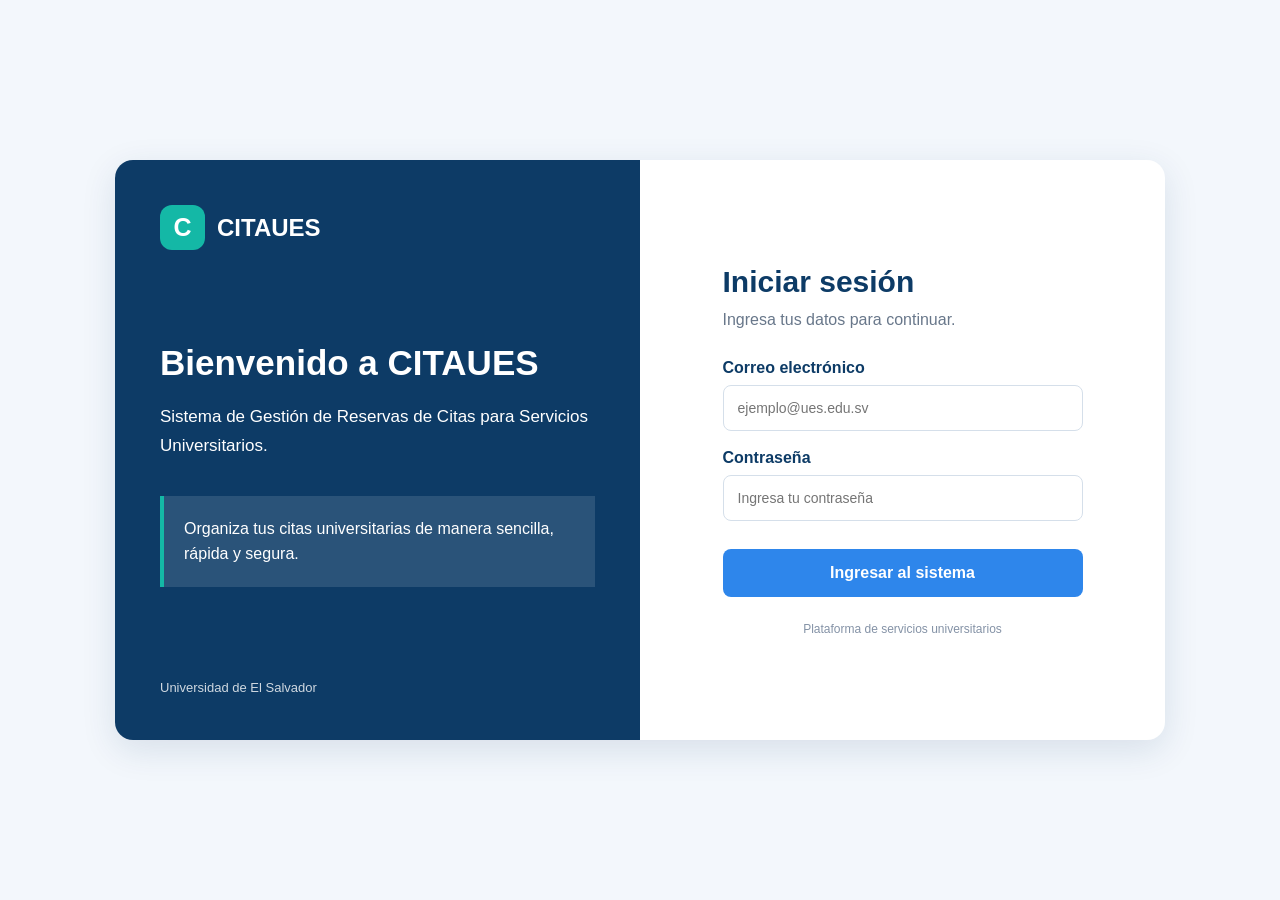
<file: frontend/index.html>
<!DOCTYPE html>
<html lang="es">
<head>
    <meta charset="UTF-8">
    <meta name="viewport" content="width=device-width, initial-scale=1.0">
    <title>CITAUES | Inicio de sesión</title>

    <link rel="stylesheet" href="css/estilos.css">
</head>

<body>

    <main class="contenedor-login">

        <section class="panel-informacion">
            <div class="marca">
                <div class="logo">C</div>
                <span>CITAUES</span>
            </div>

            <div class="contenido-informacion">
                <h1>Bienvenido a CITAUES</h1>

                <p>
                    Sistema de Gestión de Reservas de Citas
                    para Servicios Universitarios.
                </p>

                <div class="mensaje">
                    Organiza tus citas universitarias
                    de manera sencilla, rápida y segura.
                </div>
            </div>

            <footer>
                Universidad de El Salvador
            </footer>
        </section>

        <section class="panel-formulario">

            <div class="formulario">

                <h2>Iniciar sesión</h2>

                <p class="subtitulo">
                    Ingresa tus datos para continuar.
                </p>

                <form id="formLogin">

                    <label for="correo">
                        Correo electrónico
                    </label>

                    <input
                        type="email"
                        id="correo"
                        placeholder="ejemplo@ues.edu.sv"
                        required
                    >

                    <label for="password">
                        Contraseña
                    </label>

                    <input
                        type="password"
                        id="password"
                        placeholder="Ingresa tu contraseña"
                        required
                    >

                    <button type="submit">
                        Ingresar al sistema
                    </button>

                </form>

                <p class="nota">
                    Plataforma de servicios universitarios
                </p>

            </div>

        </section>

    </main>

    <script src="js/app.js"></script>

</body>
</html>
</file>
<file: frontend/css/estilos.css>
* {
    margin: 0;
    padding: 0;
    box-sizing: border-box;
}

body {
    font-family: Arial, sans-serif;
    background: #F3F7FC;
    min-height: 100vh;
    display: flex;
    justify-content: center;
    align-items: center;
}

.contenedor-login {
    width: 90%;
    max-width: 1050px;
    min-height: 580px;
    display: grid;
    grid-template-columns: 1fr 1fr;
    background: white;
    border-radius: 18px;
    overflow: hidden;
    box-shadow: 0 10px 35px rgba(13, 59, 102, 0.12);
}

.panel-informacion {
    background: #0D3B66;
    color: white;
    padding: 45px;
    display: flex;
    flex-direction: column;
    justify-content: space-between;
}

.marca {
    display: flex;
    align-items: center;
    gap: 12px;
    font-size: 24px;
    font-weight: bold;
}

.logo {
    background: #14B8A6;
    width: 45px;
    height: 45px;
    display: flex;
    align-items: center;
    justify-content: center;
    border-radius: 12px;
    font-size: 25px;
}

.contenido-informacion h1 {
    font-size: 35px;
    margin-bottom: 20px;
}

.contenido-informacion p {
    line-height: 1.7;
    font-size: 17px;
}

.mensaje {
    margin-top: 35px;
    padding: 20px;
    background: rgba(255,255,255,0.12);
    border-left: 4px solid #14B8A6;
    line-height: 1.6;
}

.panel-informacion footer {
    font-size: 13px;
    opacity: 0.8;
}

.panel-formulario {
    display: flex;
    align-items: center;
    justify-content: center;
    padding: 40px;
}

.formulario {
    width: 100%;
    max-width: 360px;
}

.formulario h2 {
    color: #0D3B66;
    font-size: 30px;
    margin-bottom: 12px;
}

.subtitulo {
    color: #68778A;
    margin-bottom: 30px;
}

form label {
    display: block;
    margin: 18px 0 8px;
    color: #0D3B66;
    font-weight: bold;
}

form input {
    width: 100%;
    padding: 14px;
    border: 1px solid #D5DFEA;
    border-radius: 8px;
    font-size: 14px;
}

form input:focus {
    outline: 2px solid #A7D8FF;
    border-color: #2E86EB;
}

form button {
    width: 100%;
    margin-top: 28px;
    padding: 15px;
    background: #2E86EB;
    color: white;
    border: none;
    border-radius: 8px;
    font-size: 16px;
    font-weight: bold;
    cursor: pointer;
}

form button:hover {
    background: #0D3B66;
}

.nota {
    text-align: center;
    color: #8492A6;
    font-size: 12px;
    margin-top: 25px;
}

@media (max-width: 750px) {
    .contenedor-login {
        grid-template-columns: 1fr;
    }

    .panel-informacion {
        min-height: 280px;
        padding: 30px;
    }

    .contenido-informacion h1 {
        font-size: 27px;
        margin-top: 30px;
    }

    .panel-formulario {
        padding: 35px 25px;
    }
}






/* =================================
   PANEL PRINCIPAL CITAUIS
================================= */

.dashboard-body {
    display: flex;
    background: #F3F7FC;
    min-height: 100vh;
}

/* MENÚ LATERAL */

.sidebar {
    width: 255px;
    background: #0D3B66;
    color: white;
    min-height: 100vh;
    padding: 28px 20px;
    display: flex;
    flex-direction: column;
    flex-shrink: 0;
}

.sidebar-logo {
    display: flex;
    align-items: center;
    gap: 12px;
    font-size: 23px;
    font-weight: bold;
    margin-bottom: 55px;
}

.menu-titulo {
    font-size: 11px;
    color: #A7D8FF;
    margin-bottom: 18px;
    letter-spacing: 1px;
}

.menu {
    display: flex;
    flex-direction: column;
    gap: 10px;
}

.menu a,
.sidebar-footer a {
    color: white;
    text-decoration: none;
    padding: 14px;
    border-radius: 8px;
    font-size: 14px;
}

.menu a:hover,
.menu a.activo {
    background: #2E86EB;
}

.sidebar-footer {
    margin-top: auto;
    border-top: 1px solid rgba(255,255,255,0.2);
    padding-top: 20px;
}

/* CONTENIDO */

.contenido-dashboard {
    flex: 1;
    padding: 30px 40px;
    min-width: 0;
}

.topbar {
    display: flex;
    justify-content: space-between;
    align-items: center;
    margin-bottom: 30px;
}

.topbar h2 {
    color: #0D3B66;
    font-size: 25px;
}

.topbar p {
    color: #7A899B;
    margin-top: 5px;
}

.usuario {
    display: flex;
    align-items: center;
    gap: 12px;
}

.usuario strong,
.usuario small {
    display: block;
}

.usuario strong {
    color: #0D3B66;
}

.usuario small {
    color: #8492A6;
    margin-top: 4px;
}

.avatar {
    background: #A7D8FF;
    color: #0D3B66;
    width: 42px;
    height: 42px;
    border-radius: 50%;
    display: flex;
    align-items: center;
    justify-content: center;
    font-weight: bold;
}

/* BIENVENIDA */

.bienvenida {
    background: #0D3B66;
    color: white;
    padding: 35px;
    border-radius: 14px;
    display: flex;
    justify-content: space-between;
    align-items: center;
    margin-bottom: 30px;
}

.bienvenida h1 {
    font-size: 28px;
    margin-bottom: 12px;
}

.bienvenida p {
    color: #DCEBFA;
    line-height: 1.6;
}

.bienvenida-icono {
    font-size: 55px;
}

/* TARJETAS RESUMEN */

.resumen {
    display: grid;
    grid-template-columns: repeat(3, 1fr);
    gap: 20px;
    margin-bottom: 35px;
}

.tarjeta-resumen {
    background: white;
    padding: 22px;
    border-radius: 12px;
    display: flex;
    align-items: center;
    gap: 18px;
    box-shadow: 0 3px 12px rgba(13,59,102,0.06);
}

.icono-tarjeta {
    width: 48px;
    height: 48px;
    border-radius: 10px;
    display: flex;
    align-items: center;
    justify-content: center;
    font-size: 22px;
}

.azul {
    background: #E4F1FF;
}

.verde {
    background: #DDF7EF;
}

.naranja {
    background: #FFF0DC;
}

.tarjeta-resumen p {
    color: #7A899B;
    font-size: 13px;
}

.tarjeta-resumen h2 {
    color: #0D3B66;
    margin-top: 7px;
}

/* SERVICIOS */

.titulo-seccion {
    display: flex;
    justify-content: space-between;
    align-items: center;
    margin-bottom: 20px;
}

.titulo-seccion h2,
.citas-recientes h2 {
    color: #0D3B66;
    font-size: 21px;
}

.titulo-seccion p {
    color: #8492A6;
    margin-top: 7px;
}

.titulo-seccion a {
    color: #2E86EB;
    text-decoration: none;
    font-weight: bold;
}

.servicios-grid {
    display: grid;
    grid-template-columns: repeat(3, 1fr);
    gap: 20px;
    margin-bottom: 35px;
}

.servicio-card {
    background: white;
    padding: 23px;
    border-radius: 12px;
    box-shadow: 0 3px 12px rgba(13,59,102,0.06);
}

.servicio-icono {
    font-size: 32px;
    margin-bottom: 17px;
}

.servicio-card h3 {
    color: #0D3B66;
    font-size: 17px;
    margin-bottom: 10px;
}

.servicio-card p {
    color: #8492A6;
    font-size: 13px;
    line-height: 1.5;
    margin-bottom: 18px;
}

.servicio-card a {
    color: #2E86EB;
    font-size: 13px;
    font-weight: bold;
    text-decoration: none;
}

/* PRÓXIMAS CITAS */

.citas-recientes {
    margin-bottom: 30px;
}

.sin-citas {
    background: white;
    text-align: center;
    padding: 35px 20px;
    border-radius: 12px;
    margin-top: 18px;
}

.sin-citas span {
    font-size: 35px;
}

.sin-citas h3 {
    color: #0D3B66;
    margin: 12px 0;
}

.sin-citas p {
    color: #8492A6;
    font-size: 14px;
    margin-bottom: 20px;
}

.boton-reservar {
    display: inline-block;
    background: #2E86EB;
    color: white;
    text-decoration: none;
    padding: 12px 22px;
    border-radius: 8px;
}

/* PIE DE PÁGINA */

.dashboard-footer {
    text-align: center;
    color: #8492A6;
    font-size: 12px;
    padding: 20px;
}

/* DISEÑO RESPONSIVE */

@media (max-width: 900px) {
    .resumen,
    .servicios-grid {
        grid-template-columns: repeat(2, 1fr);
    }
}

@media (max-width: 650px) {
    .dashboard-body {
        flex-direction: column;
    }

    .sidebar {
        width: 100%;
        min-height: auto;
    }

    .sidebar-logo {
        margin-bottom: 25px;
    }

    .sidebar-footer {
        margin-top: 20px;
    }

    .contenido-dashboard {
        padding: 22px 16px;
    }

    .resumen,
    .servicios-grid {
        grid-template-columns: 1fr;
    }

    .topbar {
        gap: 15px;
    }

    .bienvenida h1 {
        font-size: 22px;
    }
}



/* =================================
   CATÁLOGO DE SERVICIOS
================================= */

.buscador-servicios {
    margin: 25px 0;
}

.buscador-servicios input {
    width: 100%;
    max-width: 550px;
    padding: 15px 18px;
    border: 1px solid #D5DFEA;
    border-radius: 9px;
    background: white;
    font-size: 14px;
}

.buscador-servicios input:focus {
    outline: 2px solid #A7D8FF;
    border-color: #2E86EB;
}

.catalogo-grid {
    margin-top: 25px;
}

.catalogo-grid .servicio-card {
    min-height: 250px;
    display: flex;
    flex-direction: column;
    align-items: flex-start;
}

.estado-servicio {
    background: #DDF7EF;
    color: #13866E;
    padding: 6px 12px;
    border-radius: 20px;
    font-size: 11px;
    font-weight: bold;
    margin-bottom: 18px;
}

.catalogo-grid .servicio-card a {
    margin-top: auto;
    padding-top: 12px;
}

.sin-resultados {
    display: none;
    background: white;
    padding: 25px;
    border-radius: 10px;
    text-align: center;
    color: #8492A6;
}

/* Ajustes de navegación */

.dashboard-body {
    justify-content: flex-start;
    align-items: stretch;
}

.sidebar {
    align-self: stretch;
}

@media (max-width: 650px) {
    .catalogo-grid {
        grid-template-columns: 1fr;
    }

    .buscador-servicios input {
        max-width: 100%;
    }
}







/* =================================
   MÓDULO DE RESERVACIÓN DE CITAS
================================= */

.reserva-contenedor {
    background: white;
    padding: 30px;
    border-radius: 14px;
    box-shadow: 0 3px 12px rgba(13,59,102,0.06);
    max-width: 850px;
    margin-bottom: 30px;
}

.reserva-titulo {
    margin-bottom: 25px;
}

.reserva-titulo h2 {
    color: #0D3B66;
    font-size: 22px;
    margin-bottom: 8px;
}

.reserva-titulo p {
    color: #8492A6;
    font-size: 14px;
}

.campo-reserva {
    margin-bottom: 22px;
}

.campo-reserva label {
    display: block;
    color: #0D3B66;
    font-weight: bold;
    margin-bottom: 10px;
    font-size: 14px;
}

.campo-reserva input,
.campo-reserva select,
.campo-reserva textarea {
    width: 100%;
    padding: 14px;
    border: 1px solid #D5DFEA;
    border-radius: 8px;
    font-family: Arial, sans-serif;
    font-size: 14px;
    background: white;
}

.campo-reserva textarea {
    resize: vertical;
}

.campo-reserva input:focus,
.campo-reserva select:focus,
.campo-reserva textarea:focus {
    outline: 2px solid #A7D8FF;
    border-color: #2E86EB;
}

/* HORARIOS */

.seccion-horarios {
    margin-top: 30px;
}

.seccion-horarios h3 {
    color: #0D3B66;
    margin-bottom: 8px;
}

.seccion-horarios p {
    color: #8492A6;
    font-size: 14px;
    margin-bottom: 18px;
}

.horarios-grid {
    display: grid;
    grid-template-columns: repeat(3, 1fr);
    gap: 12px;
}

.horario-opcion {
    padding: 14px 8px;
    border: 1px solid #2E86EB;
    border-radius: 8px;
    background: #F3F8FF;
    color: #0D3B66;
    cursor: pointer;
    font-weight: bold;
}

.horario-opcion:hover {
    background: #DCEEFF;
}

.horario-opcion.seleccionado {
    background: #0D3B66;
    color: white;
}

.horario-opcion:disabled {
    background: #ECEFF3;
    border-color: #D5DFEA;
    color: #9AA5B1;
    cursor: not-allowed;
    text-decoration: line-through;
}

.mensaje-horarios {
    grid-column: 1 / -1;
    background: #F3F7FC;
    padding: 18px;
    border-radius: 8px;
}

/* RESUMEN */

.resumen-reserva {
    background: #F3F7FC;
    padding: 22px;
    border-radius: 10px;
    margin: 30px 0;
}

.resumen-reserva h3 {
    color: #0D3B66;
    margin-bottom: 15px;
}

.resumen-reserva p {
    margin: 10px 0;
    color: #68778A;
    font-size: 14px;
}

.resumen-reserva span {
    color: #0D3B66;
}

/* BOTÓN */

.boton-confirmar {
    width: 100%;
    padding: 15px;
    background: #2E86EB;
    color: white;
    border: none;
    border-radius: 8px;
    font-size: 15px;
    font-weight: bold;
    cursor: pointer;
}

.boton-confirmar:hover {
    background: #0D3B66;
}

@media (max-width: 650px) {
    .reserva-contenedor {
        padding: 20px;
    }

    .horarios-grid {
        grid-template-columns: repeat(2, 1fr);
    }
}






/* =================================
   MÓDULO MIS CITAS
================================= */

.mis-citas-contenedor {
    background: white;
    padding: 28px;
    border-radius: 14px;
    box-shadow: 0 3px 12px rgba(13,59,102,0.06);
    margin-bottom: 30px;
}

.enlace-nueva-cita {
    background: #2E86EB;
    color: white !important;
    padding: 12px 18px;
    border-radius: 8px;
    text-decoration: none;
    font-size: 13px;
    font-weight: bold;
}

.tabla-contenedor {
    width: 100%;
    overflow-x: auto;
    margin-top: 25px;
}

.tabla-citas {
    width: 100%;
    border-collapse: collapse;
    min-width: 650px;
}

.tabla-citas th {
    background: #0D3B66;
    color: white;
    padding: 16px 12px;
    text-align: left;
    font-size: 13px;
}

.tabla-citas td {
    padding: 16px 12px;
    border-bottom: 1px solid #E6EDF5;
    color: #52657A;
    font-size: 13px;
}

.tabla-citas tr:hover {
    background: #F5F9FE;
}

.estado-cita {
    display: inline-block;
    padding: 7px 11px;
    border-radius: 20px;
    font-size: 11px;
    font-weight: bold;
}

.estado-pendiente {
    background: #FFF0DC;
    color: #A66B12;
}

.estado-cancelada {
    background: #FDE7E7;
    color: #C03939;
}

.acciones-cita {
    display: flex;
    gap: 7px;
}

.boton-accion {
    border: none;
    padding: 8px 10px;
    border-radius: 6px;
    cursor: pointer;
    font-size: 11px;
    font-weight: bold;
}

.boton-reprogramar {
    background: #E4F1FF;
    color: #1764B0;
}

.boton-cancelar {
    background: #FDE7E7;
    color: #C03939;
}

.boton-accion:hover {
    opacity: 0.8;
}

.sin-citas {
    text-align: center;
    padding: 35px 15px;
}

.sin-citas span {
    font-size: 38px;
}

.sin-citas h3 {
    color: #0D3B66;
    margin: 12px 0;
}

.sin-citas p {
    color: #8492A6;
    margin-bottom: 20px;
}

@media (max-width: 650px) {
    .mis-citas-contenedor {
        padding: 18px;
    }

    .titulo-seccion {
        align-items: flex-start;
        gap: 15px;
        flex-direction: column;
    }
}



/* =================================
   MÓDULO HISTORIAL DE CITAS
================================= */

.historial-contenedor {
    background: white;
    padding: 28px;
    border-radius: 14px;
    box-shadow: 0 3px 12px rgba(13,59,102,0.06);
    margin-bottom: 30px;
}

.filtros-historial {
    display: flex;
    align-items: center;
    gap: 15px;
    margin: 25px 0 10px;
}

.filtros-historial label {
    color: #0D3B66;
    font-weight: bold;
    font-size: 14px;
}

.filtros-historial select {
    padding: 11px 15px;
    border: 1px solid #D5DFEA;
    border-radius: 8px;
    background: white;
    color: #0D3B66;
    font-size: 13px;
}

.estado-completada {
    background: #DDF7EF;
    color: #13866E;
}

.historial-vacio {
    display: none;
    text-align: center;
    padding: 30px;
    color: #8492A6;
}

.historial-contenedor .tabla-citas td {
    vertical-align: middle;
}

@media (max-width: 650px) {
    .historial-contenedor {
        padding: 18px;
    }

    .filtros-historial {
        align-items: flex-start;
        flex-direction: column;
    }

    .filtros-historial select {
        width: 100%;
    }
}



/* =================================
   PANEL ADMINISTRATIVO CITAUES
================================= */

.admin-bienvenida {
    background: #0D3B66;
    color: white;
    padding: 30px;
    border-radius: 14px;
    margin-bottom: 25px;
}

.admin-bienvenida h1 {
    font-size: 27px;
    margin-bottom: 10px;
}

.admin-bienvenida p {
    color: #DCEBFA;
}

.admin-resumen {
    display: grid;
    grid-template-columns: repeat(5, minmax(150px, 1fr));
    gap: 15px;
    margin-bottom: 30px;
}

.admin-tarjeta {
    background: white;
    padding: 20px;
    border-radius: 12px;
    box-shadow: 0 3px 12px rgba(13,59,102,0.06);
}

.admin-tarjeta p {
    color: #8492A6;
    font-size: 13px;
}

.admin-tarjeta h2 {
    color: #0D3B66;
    font-size: 27px;
    margin-top: 10px;
}

.admin-contenedor {
    background: white;
    padding: 25px;
    border-radius: 14px;
    box-shadow: 0 3px 12px rgba(13,59,102,0.06);
    margin-bottom: 25px;
}

.admin-contenedor h2 {
    color: #0D3B66;
    margin-bottom: 10px;
}

.admin-descripcion {
    color: #8492A6;
    font-size: 14px;
    margin-bottom: 20px;
}

.admin-tabla {
    width: 100%;
    border-collapse: collapse;
    min-width: 750px;
}

.admin-tabla th {
    background: #0D3B66;
    color: white;
    padding: 14px 10px;
    text-align: left;
    font-size: 13px;
}

.admin-tabla td {
    padding: 14px 10px;
    border-bottom: 1px solid #E6EDF5;
    color: #52657A;
    font-size: 13px;
}

.admin-tabla tr:hover {
    background: #F3F7FC;
}

.admin-estado {
    display: inline-block;
    padding: 6px 10px;
    border-radius: 20px;
    font-size: 11px;
    font-weight: bold;
}

.admin-pendiente {
    background: #FFF0DC;
    color: #A66B12;
}

.admin-confirmada {
    background: #E4F1FF;
    color: #1764B0;
}

.admin-cancelada {
    background: #FDE7E7;
    color: #C03939;
}

.admin-finalizada {
    background: #DDF7EF;
    color: #13866E;
}

.admin-vacio {
    text-align: center;
    padding: 30px;
    color: #8492A6;
}

.admin-tabla-contenedor {
    overflow-x: auto;
}

@media (max-width: 1100px) {
    .admin-resumen {
        grid-template-columns: repeat(3, 1fr);
    }
}

@media (max-width: 650px) {
    .admin-resumen {
        grid-template-columns: 1fr;
    }

    .admin-contenedor {
        padding: 16px;
    }

    .admin-bienvenida h1 {
        font-size: 22px;
    }
}
</file>
